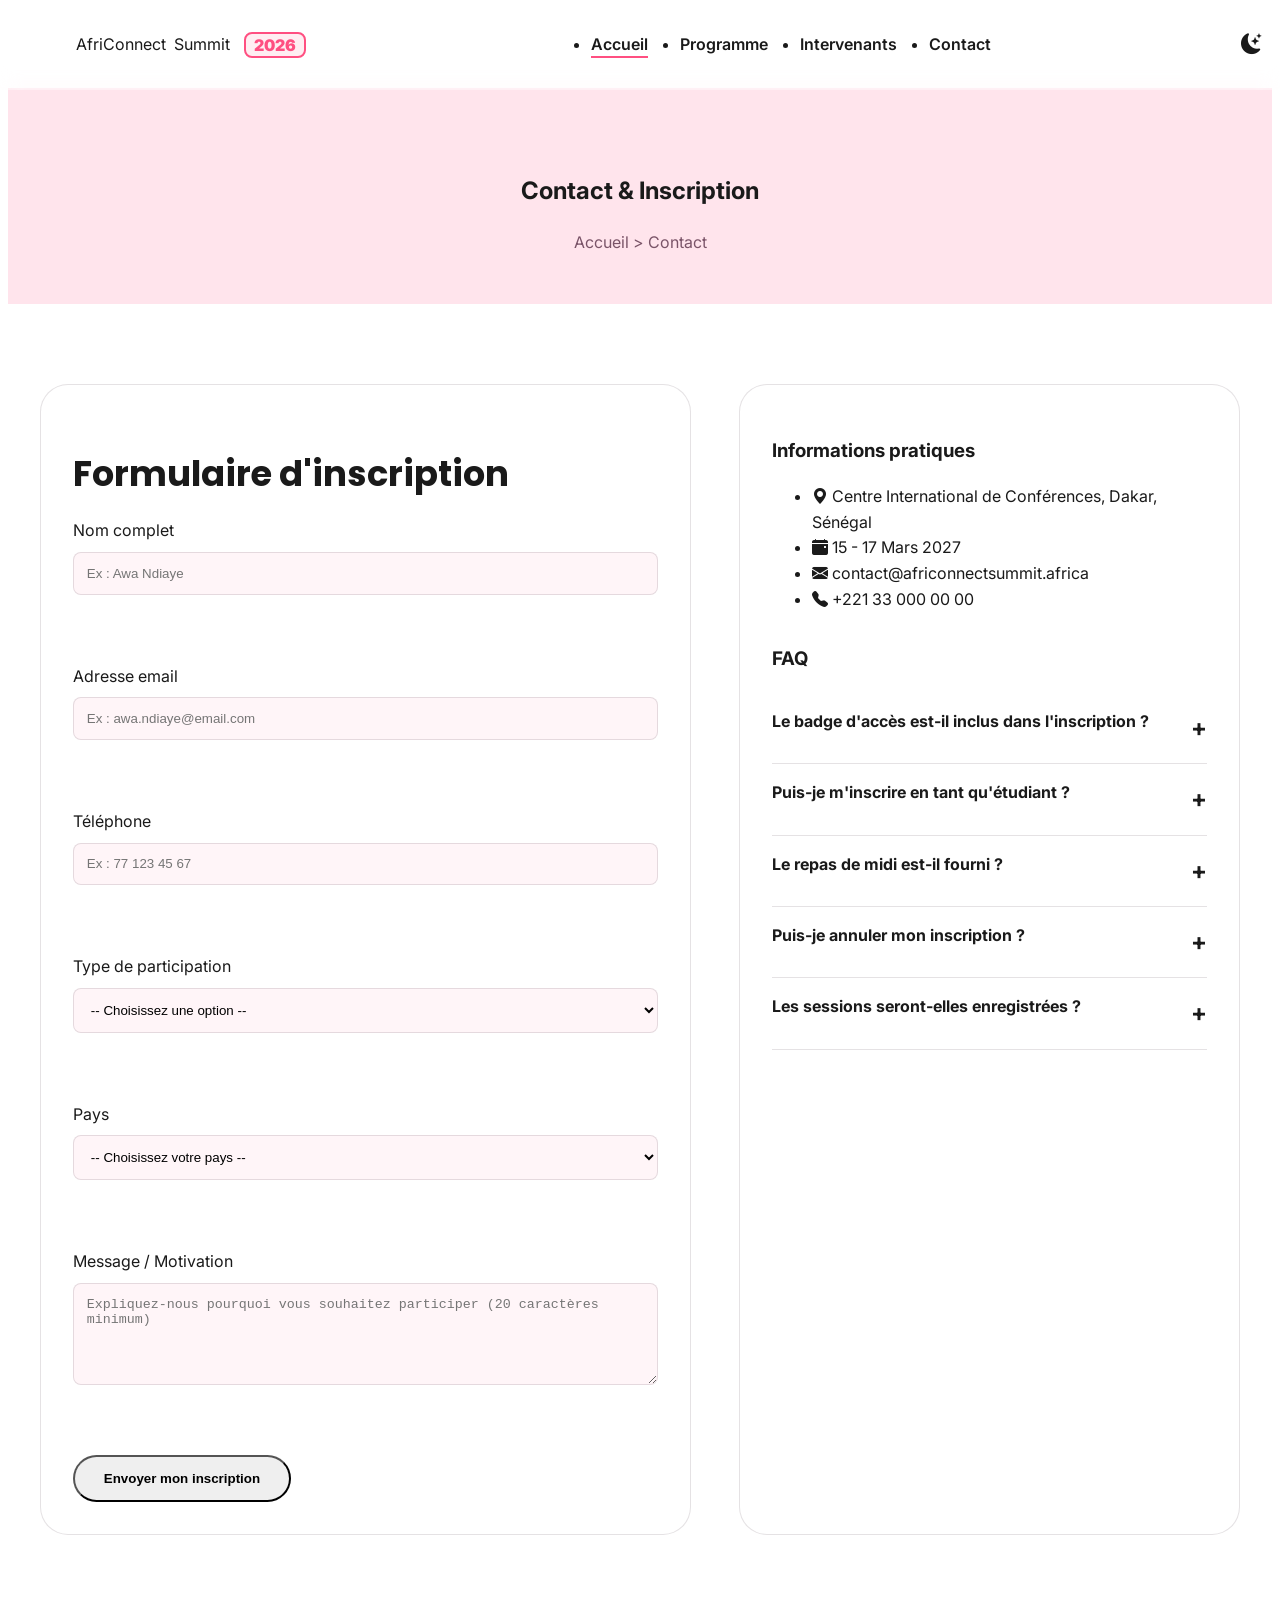
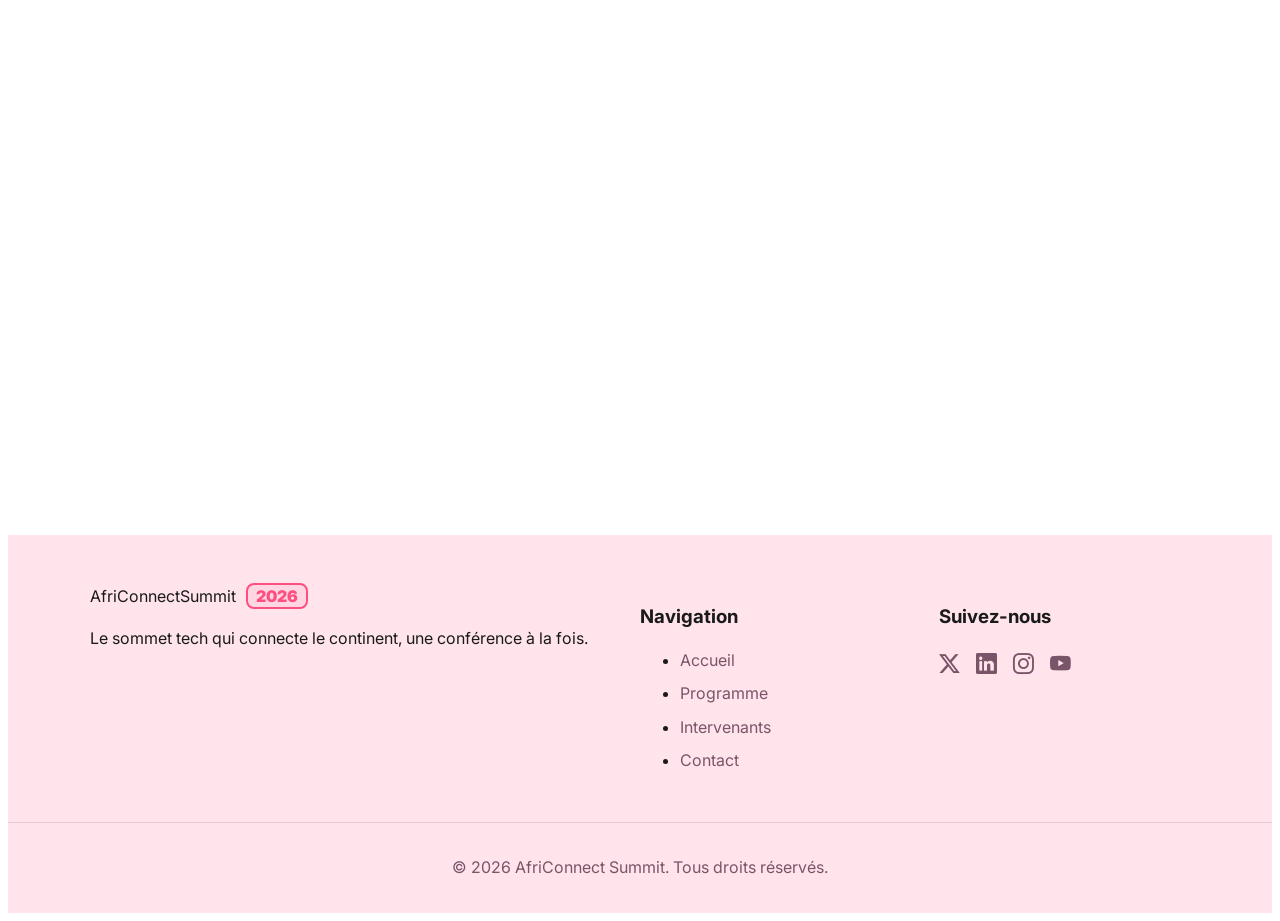
<file: contact.html>
<!DOCTYPE html>
<html lang="fr">

<head>
  <meta charset="UTF-8">
  <meta name="viewport" content="width=device-width, initial-scale=1.0">
  <title>AfriConnect Summit 2026 - Contact &amp; Inscription</title>

  <link rel="preconnect" href="https://fonts.googleapis.com">
  <link href="https://fonts.googleapis.com/css2?family=Poppins:wght@600;700&family=Inter:wght@400;500;600&display=swap"
    rel="stylesheet">
  <link rel="stylesheet" href="https://cdn.jsdelivr.net/npm/bootstrap-icons@1.11.3/font/bootstrap-icons.css">
  <link rel="stylesheet" href="css/style.css">
</head>

<body id="top">

  <!-- ============ NAVBAR ============ -->
  <header class="navbar" id="navbar">
    <nav class="navbar__inner">
      <a href="index.html" class="navbar__logo">
        <div class="logo-icon"></div> <!-- ton carré rose de gauche -->
        AfriConnect<span>Summit</span>
        <span class="logo-year">2026</span> <!-- celui qu'on ajoute -->
      </a>

      <ul class="navbar__links" id="navLinks">
        <li><a href="index.html" class="active">Accueil</a></li>
        <li><a href="programme.html">Programme</a></li>
        <li><a href="intervenants.html">Intervenants</a></li>
        <li><a href="contact.html">Contact</a></li>
      </ul>

      <div class="navbar__actions">
        <button id="themeToggle" class="theme-toggle" aria-label="Basculer le mode sombre">
          <i class="bi bi-moon-stars-fill"></i>
        </button>
        <button id="burger" class="burger" aria-label="Ouvrir le menu" aria-expanded="false">
          <span></span><span></span><span></span>
        </button>
      </div>
    </nav>
  </header>

  <main>
    <!-- ============ HERO INTERNE ============ -->
    <section class="hero-internal">
      <div class="container">
        <h1>Contact &amp; Inscription</h1>
        <p class="breadcrumb"><a href="index.html">Accueil</a> &gt; Contact</p>
      </div>
    </section>

    <!-- ============ FORMULAIRE D'INSCRIPTION ============ -->
    <section class="contact-section">
      <div class="container">
        <div id="form-success" class="form-success">
          <i class="bi bi-check-circle-fill"></i>
          Votre inscription a bien été envoyée ! Nous vous recontacterons rapidement.
        </div>

        <div class="contact-layout">
          <!-- Colonne gauche : formulaire -->
          <div class="contact-form-wrap">
            <h2 class="section-title" style="text-align:left;">Formulaire d'inscription</h2>

            <form id="registration-form" novalidate>
              <div class="form-group">
                <label for="full-name">Nom complet</label>
                <input type="text" id="full-name" name="full-name" placeholder="Ex : Awa Ndiaye">
                <p class="error-message" id="full-name-error"></p>
              </div>

              <div class="form-group">
                <label for="email">Adresse email</label>
                <input type="email" id="email" name="email" placeholder="Ex : awa.ndiaye@email.com">
                <p class="error-message" id="email-error"></p>
              </div>

              <div class="form-group">
                <label for="phone">Téléphone</label>
                <input type="tel" id="phone" name="phone" placeholder="Ex : 77 123 45 67">
                <p class="error-message" id="phone-error"></p>
              </div>

              <div class="form-group">
                <label for="participation-type">Type de participation</label>
                <select id="participation-type" name="participation-type">
                  <option value="">-- Choisissez une option --</option>
                  <option value="participant">Participant</option>
                  <option value="intervenant">Intervenant</option>
                  <option value="sponsor">Sponsor</option>
                  <option value="presse">Presse</option>
                </select>
                <p class="error-message" id="participation-type-error"></p>
              </div>

              <div class="form-group">
                <label for="country">Pays</label>
                <select id="country" name="country">
                  <option value="">-- Choisissez votre pays --</option>
                  <option value="senegal">Sénégal</option>
                  <option value="cote-ivoire">Côte d'Ivoire</option>
                  <option value="nigeria">Nigeria</option>
                  <option value="ghana">Ghana</option>
                  <option value="kenya">Kenya</option>
                  <option value="maroc">Maroc</option>
                  <option value="tunisie">Tunisie</option>
                  <option value="rwanda">Rwanda</option>
                  <option value="cameroun">Cameroun</option>
                  <option value="afrique-du-sud">Afrique du Sud</option>
                  <option value="egypte">Égypte</option>
                  <option value="mali">Mali</option>
                </select>
                <p class="error-message" id="country-error"></p>
              </div>

              <div class="form-group">
                <label for="message">Message / Motivation</label>
                <textarea id="message" name="message" rows="5"
                  placeholder="Expliquez-nous pourquoi vous souhaitez participer (20 caractères minimum)"></textarea>
                <p class="error-message" id="message-error"></p>
              </div>

              <button type="submit" class="btn btn-primary">Envoyer mon inscription</button>
            </form>
          </div>

          <!-- Colonne droite : informations -->
          <div class="contact-info">
            <h3>Informations pratiques</h3>
            <ul>
              <li><i class="bi bi-geo-alt-fill"></i> Centre International de Conférences, Dakar, Sénégal</li>
              <li><i class="bi bi-calendar-event-fill"></i> 15 - 17 Mars 2027</li>
              <li><i class="bi bi-envelope-fill"></i> contact@africonnectsummit.africa</li>
              <li><i class="bi bi-telephone-fill"></i> +221 33 000 00 00</li>
            </ul>

            <h3 style="margin-top:32px;">FAQ</h3>

            <!-- ============ FAQ ACCORDÉON CSS PUR ============ -->
            <div class="faq-list">
              <div class="faq-item">
                <input type="checkbox" id="faq1">
                <label class="faq-question" for="faq1">Le badge d'accès est-il inclus dans l'inscription ?</label>
                <div class="faq-answer">
                  <p>Oui, votre badge d'accès pour les trois jours est inclus dès la validation de votre inscription en
                    ligne.</p>
                </div>
              </div>

              <div class="faq-item">
                <input type="checkbox" id="faq2">
                <label class="faq-question" for="faq2">Puis-je m'inscrire en tant qu'étudiant ?</label>
                <div class="faq-answer">
                  <p>Oui, un tarif réduit est proposé aux étudiants sur présentation d'une carte étudiante valide.</p>
                </div>
              </div>

              <div class="faq-item">
                <input type="checkbox" id="faq3">
                <label class="faq-question" for="faq3">Le repas de midi est-il fourni ?</label>
                <div class="faq-answer">
                  <p>Un déjeuner est prévu chaque jour pour tous les participants inscrits, sur le lieu de la
                    conférence.</p>
                </div>
              </div>

              <div class="faq-item">
                <input type="checkbox" id="faq4">
                <label class="faq-question" for="faq4">Puis-je annuler mon inscription ?</label>
                <div class="faq-answer">
                  <p>Oui, toute annulation communiquée au moins 15 jours avant l'événement est intégralement remboursée.
                  </p>
                </div>
              </div>

              <div class="faq-item">
                <input type="checkbox" id="faq5">
                <label class="faq-question" for="faq5">Les sessions seront-elles enregistrées ?</label>
                <div class="faq-answer">
                  <p>La majorité des sessions seront filmées et rendues disponibles aux participants après l'événement.
                  </p>
                </div>
              </div>
            </div>
          </div>
        </div>

        <!-- ============ CARTE GOOGLE MAPS ============ -->
        <div class="map-wrap">
          <iframe src="https://www.google.com/maps?q=Dakar,Senegal&output=embed"
            title="Localisation du Centre International de Conférences de Dakar" loading="lazy" allowfullscreen>
          </iframe>
        </div>
      </div>
    </section>
  </main>

  <!-- ============ FOOTER ============ -->
  <footer class="footer">
    <div class="footer__grid">
      <div class="footer__col">
        <div class="logo-icon"></div> <!-- ton carré rose de gauche -->
        AfriConnect<span>Summit</span>
        <span class="logo-year">2026</span>
        <p>Le sommet tech qui connecte le continent, une conférence à la fois.</p>
      </div>
      <div class="footer__col">
        <h3>Navigation</h3>
        <ul>
          <li><a href="index.html">Accueil</a></li>
          <li><a href="programme.html">Programme</a></li>
          <li><a href="intervenants.html">Intervenants</a></li>
          <li><a href="contact.html">Contact</a></li>
        </ul>
      </div>
      <div class="footer__col">
        <h3>Suivez-nous</h3>
        <div class="footer__socials">
          <a href="#" aria-label="Twitter / X"><i class="bi bi-twitter-x"></i></a>
          <a href="#" aria-label="LinkedIn"><i class="bi bi-linkedin"></i></a>
          <a href="#" aria-label="Instagram"><i class="bi bi-instagram"></i></a>
          <a href="#" aria-label="YouTube"><i class="bi bi-youtube"></i></a>
        </div>
      </div>
    </div>
    <div class="footer__bottom">
      <p>&copy; <span id="year"></span> AfriConnect Summit. Tous droits réservés.</p>
      <button id="backToTop" class="back-to-top" aria-label="Retour en haut">
        <i class="bi bi-arrow-up"></i>
      </button>
    </div>
  </footer>

  <a href="#top" class="back-to-top" aria-label="Retour en haut">
    <i class="bi bi-arrow-up"></i>
  </a>

  <script src="js/main.js"></script>
</body>

</html>
</file>
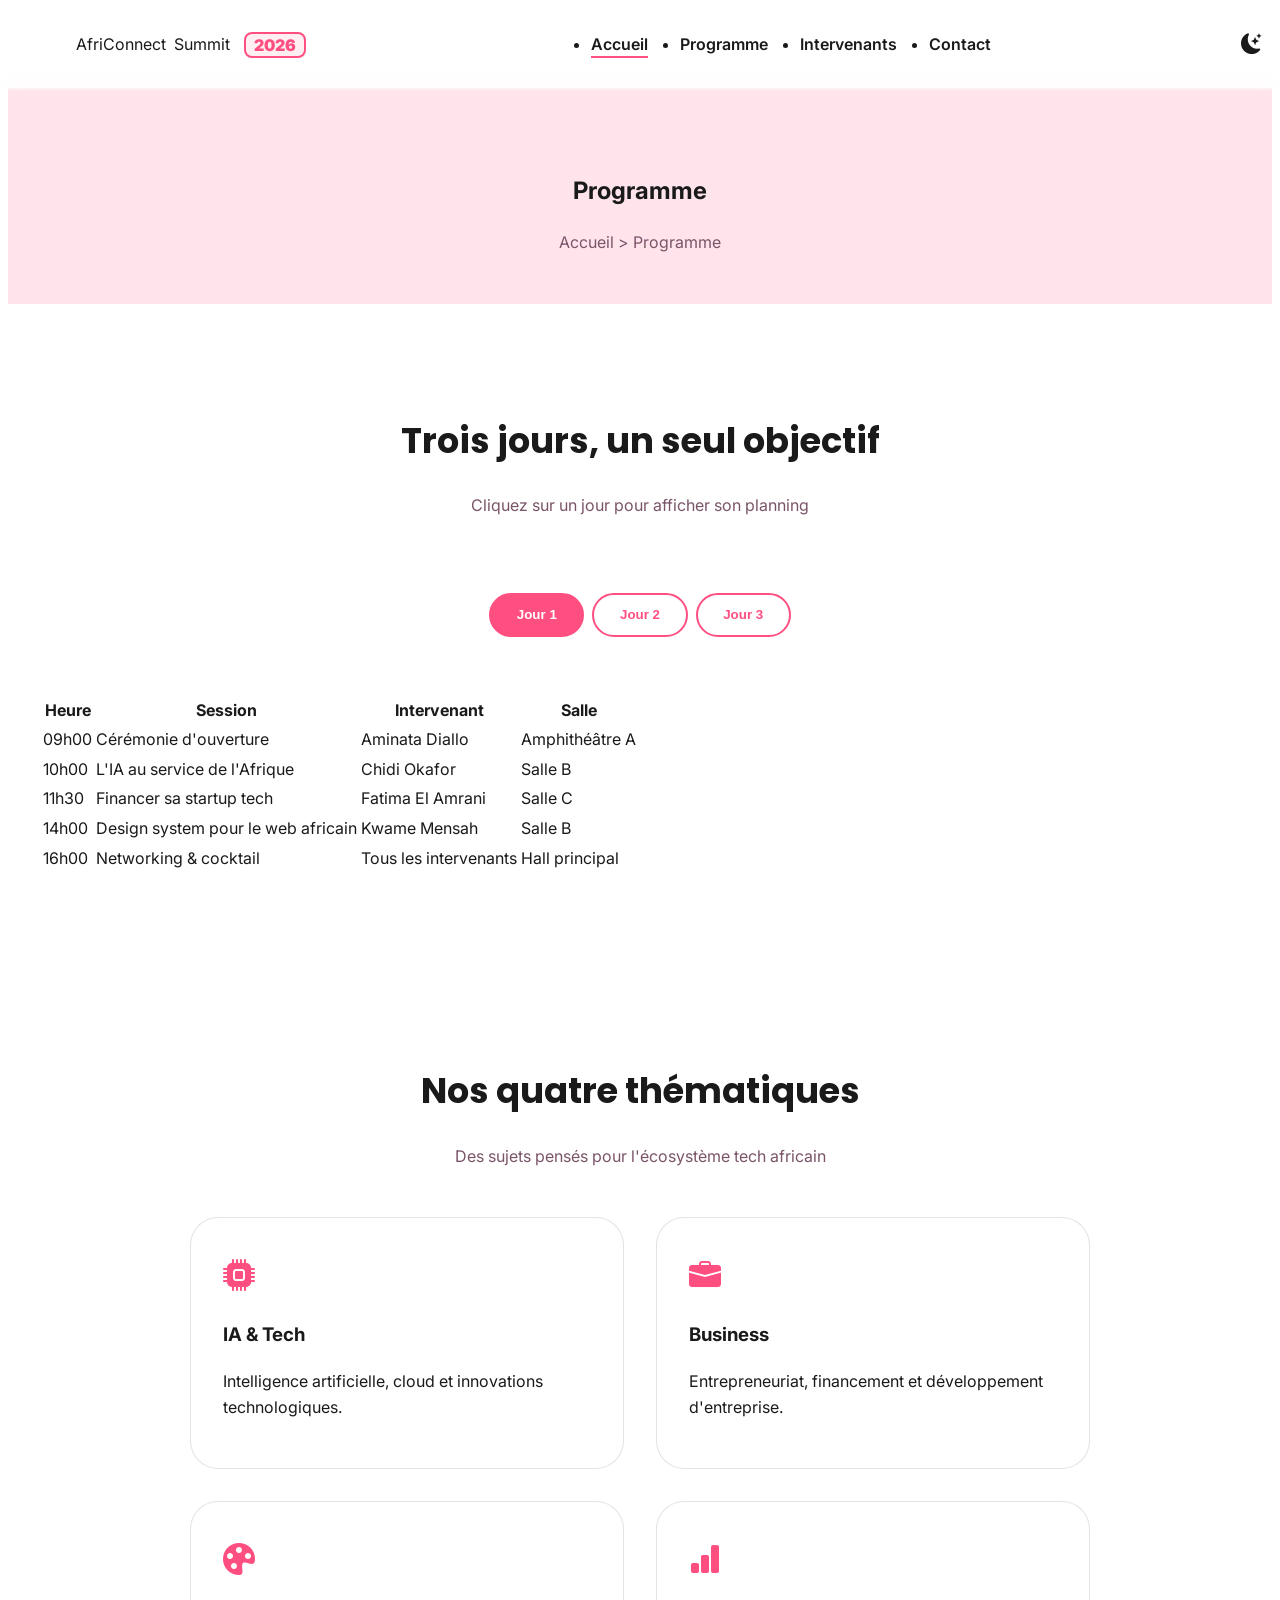
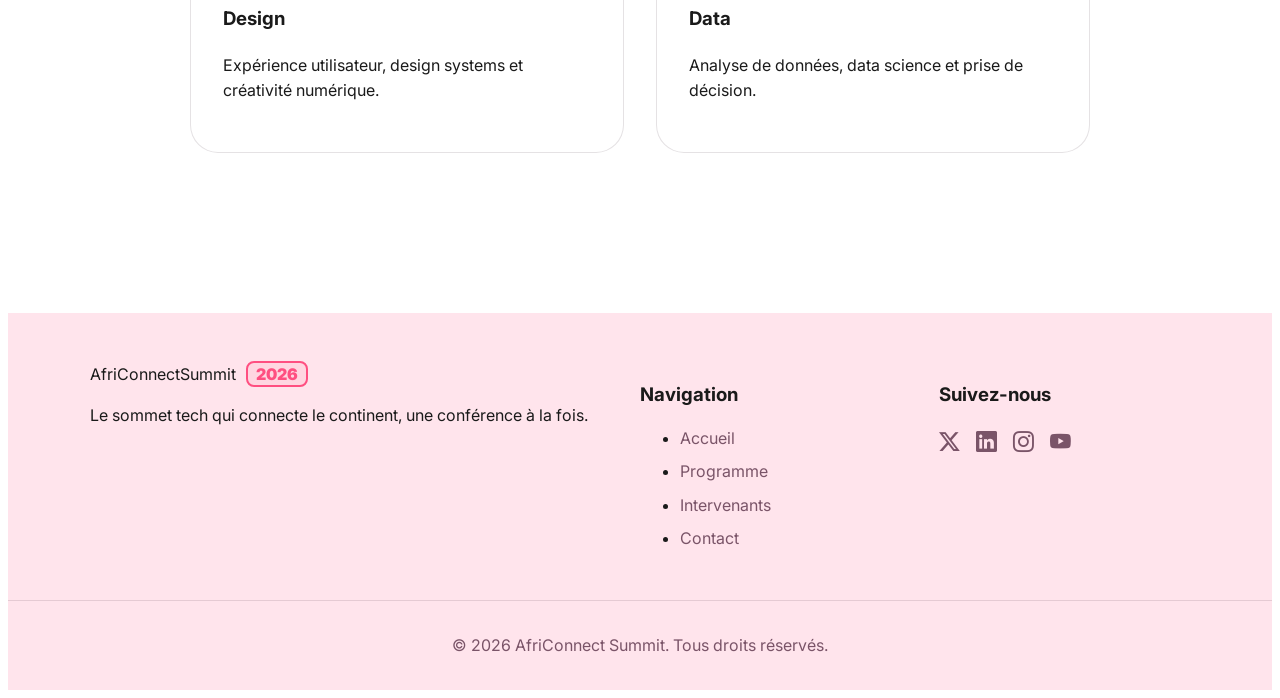
<file: programme.html>
<!DOCTYPE html>
<html lang="fr">

<head>
  <meta charset="UTF-8">
  <meta name="viewport" content="width=device-width, initial-scale=1.0">
  <title>AfriConnect Summit 2026 - Programme</title>

  <link rel="preconnect" href="https://fonts.googleapis.com">
  <link href="https://fonts.googleapis.com/css2?family=Poppins:wght@600;700&family=Inter:wght@400;500;600&display=swap"
    rel="stylesheet">
  <link rel="stylesheet" href="https://cdn.jsdelivr.net/npm/bootstrap-icons@1.11.3/font/bootstrap-icons.css">
  <link rel="stylesheet" href="css/style.css">
</head>

<body id="top">

  <!-- ============ NAVBAR ============ -->
  <header class="navbar" id="navbar">
    <nav class="navbar__inner">
      <a href="index.html" class="navbar__logo">
        <div class="logo-icon"></div> <!-- ton carré rose de gauche -->
        AfriConnect<span>Summit</span>
        <span class="logo-year">2026</span> <!-- celui qu'on ajoute -->
      </a>

      <ul class="navbar__links" id="navLinks">
        <li><a href="index.html" class="active">Accueil</a></li>
        <li><a href="programme.html">Programme</a></li>
        <li><a href="intervenants.html">Intervenants</a></li>
        <li><a href="contact.html">Contact</a></li>
      </ul>

      <div class="navbar__actions">
        <button id="themeToggle" class="theme-toggle" aria-label="Basculer le mode sombre">
          <i class="bi bi-moon-stars-fill"></i>
        </button>
        <button id="burger" class="burger" aria-label="Ouvrir le menu" aria-expanded="false">
          <span></span><span></span><span></span>
        </button>
      </div>
    </nav>
  </header>
  <main>
    <!-- ============ HERO INTERNE ============ -->
    <section class="hero-internal">
      <div class="container">
        <h1>Programme</h1>
        <p class="breadcrumb"><a href="index.html">Accueil</a> &gt; Programme</p>
      </div>
    </section>

    <!-- ============ ONGLETS DES 3 JOURS ============ -->
    <section class="schedule">
      <div class="container">
        <h2 class="section-title">Trois jours, un seul objectif</h2>
        <p class="section-subtitle">Cliquez sur un jour pour afficher son planning</p>
        <br>

        <div class="tabs">
          <button class="tab-btn active" data-tab="jour1">Jour 1</button>
          <button class="tab-btn" data-tab="jour2">Jour 2</button>
          <button class="tab-btn" data-tab="jour3">Jour 3</button>
        </div>
        <br>

        <!-- Panneau Jour 1 -->
        <div id="jour1" class="tab-panel active">
          <table class="schedule-table">
            <thead>
              <tr>
                <th>Heure</th>
                <th>Session</th>
                <th>Intervenant</th>
                <th>Salle</th>
              </tr>
            </thead>
            <tbody>
              <tr>
                <td>09h00</td>
                <td>Cérémonie d'ouverture</td>
                <td>Aminata Diallo</td>
                <td>Amphithéâtre A</td>
              </tr>
              <tr>
                <td>10h00</td>
                <td>L'IA au service de l'Afrique</td>
                <td>Chidi Okafor</td>
                <td>Salle B</td>
              </tr>
              <tr>
                <td>11h30</td>
                <td>Financer sa startup tech</td>
                <td>Fatima El Amrani</td>
                <td>Salle C</td>
              </tr>
              <tr>
                <td>14h00</td>
                <td>Design system pour le web africain</td>
                <td>Kwame Mensah</td>
                <td>Salle B</td>
              </tr>
              <tr>
                <td>16h00</td>
                <td>Networking &amp; cocktail</td>
                <td>Tous les intervenants</td>
                <td>Hall principal</td>
              </tr>
            </tbody>
          </table>
        </div>

        <!-- Panneau Jour 2 -->
        <div id="jour2" class="tab-panel">
          <table class="schedule-table">
            <thead>
              <tr>
                <th>Heure</th>
                <th>Session</th>
                <th>Intervenant</th>
                <th>Salle</th>
              </tr>
            </thead>
            <tbody>
              <tr>
                <td>09h00</td>
                <td>La data comme actif stratégique</td>
                <td>Nadia Kouyaté</td>
                <td>Amphithéâtre A</td>
              </tr>
              <tr>
                <td>10h30</td>
                <td>Cybersécurité pour les PME</td>
                <td>Samuel Osei</td>
                <td>Salle B</td>
              </tr>
              <tr>
                <td>12h00</td>
                <td>Panel : femmes dans la tech</td>
                <td>Amina Traoré</td>
                <td>Salle C</td>
              </tr>
              <tr>
                <td>14h30</td>
                <td>Construire une marque produit forte</td>
                <td>Yohannes Bekele</td>
                <td>Salle B</td>
              </tr>
              <tr>
                <td>16h30</td>
                <td>Ateliers pratiques par thématique</td>
                <td>Tous les intervenants</td>
                <td>Salles A, B, C</td>
              </tr>
            </tbody>
          </table>
        </div>

        <!-- Panneau Jour 3 -->
        <div id="jour3" class="tab-panel">
          <table class="schedule-table">
            <thead>
              <tr>
                <th>Heure</th>
                <th>Session</th>
                <th>Intervenant</th>
                <th>Salle</th>
              </tr>
            </thead>
            <tbody>
              <tr>
                <td>09h00</td>
                <td>Scaler une startup à l'international</td>
                <td>Grace Mwangi</td>
                <td>Amphithéâtre A</td>
              </tr>
              <tr>
                <td>10h30</td>
                <td>Blockchain et paiements mobiles</td>
                <td>Ibrahim Sanogo</td>
                <td>Salle B</td>
              </tr>
              <tr>
                <td>12h00</td>
                <td>Pitchs des startups finalistes</td>
                <td>Jury AfriConnect</td>
                <td>Amphithéâtre A</td>
              </tr>
              <tr>
                <td>14h00</td>
                <td>Remise des prix</td>
                <td>Aminata Diallo</td>
                <td>Amphithéâtre A</td>
              </tr>
              <tr>
                <td>15h30</td>
                <td>Clôture du sommet</td>
                <td>Organisateurs</td>
                <td>Amphithéâtre A</td>
              </tr>
            </tbody>
          </table>
        </div>
      </div>
    </section>

    <!-- ============ SECTION THÉMATIQUES ============ -->
    <section class="themes">
      <div class="container">
        <h2 class="section-title">Nos quatre thématiques</h2>
        <p class="section-subtitle">Des sujets pensés pour l'écosystème tech africain</p>

        <div class="themes-grid">
          <article class="theme-card reveal">
            <div class="theme-icon"><i class="bi bi-cpu-fill"></i></div>
            <h3>IA &amp; Tech</h3>
            <p>Intelligence artificielle, cloud et innovations technologiques.</p>
          </article>

          <article class="theme-card reveal">
            <div class="theme-icon"><i class="bi bi-briefcase-fill"></i></div>
            <h3>Business</h3>
            <p>Entrepreneuriat, financement et développement d'entreprise.</p>
          </article>

          <article class="theme-card reveal">
            <div class="theme-icon"><i class="bi bi-palette-fill"></i></div>
            <h3>Design</h3>
            <p>Expérience utilisateur, design systems et créativité numérique.</p>
          </article>

          <article class="theme-card reveal">
            <div class="theme-icon"><i class="bi bi-bar-chart-fill"></i></div>
            <h3>Data</h3>
            <p>Analyse de données, data science et prise de décision.</p>
          </article>
        </div>
      </div>
    </section>
  </main>

  <!-- ============ FOOTER ============ -->
  <footer class="footer">
    <div class="footer__grid">
      <div class="footer__col">
        <div class="logo-icon"></div> <!-- ton carré rose de gauche -->
        AfriConnect<span>Summit</span>
        <span class="logo-year">2026</span>
        <p>Le sommet tech qui connecte le continent, une conférence à la fois.</p>
      </div>
      <div class="footer__col">
        <h3>Navigation</h3>
        <ul>
          <li><a href="index.html">Accueil</a></li>
          <li><a href="programme.html">Programme</a></li>
          <li><a href="intervenants.html">Intervenants</a></li>
          <li><a href="contact.html">Contact</a></li>
        </ul>
      </div>
      <div class="footer__col">
        <h3>Suivez-nous</h3>
        <div class="footer__socials">
          <a href="#" aria-label="Twitter / X"><i class="bi bi-twitter-x"></i></a>
          <a href="#" aria-label="LinkedIn"><i class="bi bi-linkedin"></i></a>
          <a href="#" aria-label="Instagram"><i class="bi bi-instagram"></i></a>
          <a href="#" aria-label="YouTube"><i class="bi bi-youtube"></i></a>
        </div>
      </div>
    </div>
    <div class="footer__bottom">
      <p>&copy; <span id="year"></span> AfriConnect Summit. Tous droits réservés.</p>
      <button id="backToTop" class="back-to-top" aria-label="Retour en haut">
        <i class="bi bi-arrow-up"></i>
      </button>
    </div>
  </footer>

  <a href="#top" class="back-to-top" aria-label="Retour en haut">
    <i class="bi bi-arrow-up"></i>
  </a>

  <script src="js/main.js"></script>
</body>

</html>
</file>
<file: css/style.css>
/* ---------- 1. VARIABLES & THEME ---------- */
:root {
  --clr-bg: #fff5f8;
  --clr-bg-alt: #ffe4ec;
  --clr-surface: #ffffff;
  --clr-text: #2b1620;
  --clr-text-muted: #7a5468;
  --clr-primary: #ff4f81;
  --clr-primary-dark: #d6336c;
  --clr-secondary: #ff8fab;
  --clr-accent: #c9184a;
  --clr-border: rgba(43, 22, 32, 0.12);

  --font-title: "Poppins", sans-serif;
  --font-text: "Inter", sans-serif;

  --space-sm: 1rem;
  --space-md: 1.75rem;
  --space-lg: 3rem;
  --space-xl: 5rem;

  --radius-sm: 8px;
  --radius-md: 16px;
  --radius-lg: 28px;
  --shadow-sm: 0 2px 10px rgba(43, 22, 32, 0.08);
  --shadow-md: 0 10px 28px rgba(43, 22, 32, 0.14);
  --transition: 0.3s ease;
}

html {
  scroll-behavior: smooth;
}

body {
  font-family: var(--font-text);
  background-color: var(--clr-bg);
  color: var(--clr-text);
  line-height: 1.6;
  padding-top: 80px;
  /* pour ne pas que la navbar cache le contenu */
}

.container {
  max-width: 1200px;
  margin: 0 auto;
  padding: 0 var(--space-md);
}

section {
  padding: var(--space-xl) 0;
}

img {
  max-width: 100%;
  display: block;
}

a {
  text-decoration: none;
  color: inherit;
}

/* ---------- 2. ANIMATIONS ---------- */
@keyframes fadeInUp {
  from {
    opacity: 0;
    transform: translateY(30px);
  }

  to {
    opacity: 1;
    transform: translateY(0);
  }
}

@keyframes bounce {

  0%,
  20%,
  50%,
  80%,
  100% {
    transform: translateY(0);
  }

  40% {
    transform: translateY(-10px);
  }

  60% {
    transform: translateY(-5px);
  }
}

.reveal {
  animation: fadeInUp 0.8s ease both;
}

.reveal:nth-child(1) {
  animation-delay: 0.1s;
}

.reveal:nth-child(2) {
  animation-delay: 0.2s;
}

.reveal:nth-child(3) {
  animation-delay: 0.3s;
}

.reveal:nth-child(4) {
  animation-delay: 0.4s;
}

/* ---------- 3. NAVBAR ---------- */
.navbar {
  position: fixed;
  top: 0;
  left: 0;
  right: 0;
  background: rgba(255, 245, 248, 0.9);
  backdrop-filter: blur(10px);
  padding: 1rem var(--space-md);
  box-shadow: var(--shadow-sm);
  z-index: 100;
}

.navbar__inner {
  display: flex;
  align-items: center;
  justify-content: space-between;
  max-width: 1200px;
  margin: 0 auto;
}

.logo-badge {
  display: inline-flex;
  align-items: center;
  justify-content: center;
  width: 40px;
  height: 40px;
  background: var(--clr-primary);
  color: #fff;
  border-radius: 12px;
  font-weight: 800;
  font-size: 1rem;
  margin-right: 0.5rem;
  box-shadow: var(--shadow-sm);
  transition: transform var(--transition);
}

.navbar__logo:hover .logo-badge {
  transform: rotate(-5deg) scale(1.1);
}

.navbar__logo:hover .logo-badge {
  transform: rotate(-5deg) scale(1.1);
}

.navbar__logo {
  display: flex;
  align-items: center;
  gap: 0.5rem;
  position: relative;
  overflow: visible !important;
  /* empêche de cacher 2026 */
}

/* LE 2026 ROSE DE DROITE */
.logo-year {
  display: inline-block !important;
  /* on force l'affichage */
  color: var(--clr-primary);
  /* rose */
  font-size: 1rem;
  font-weight: 900;
  margin-left: 6px;
  padding: 3px 8px;
  background: rgba(255, 87, 132, 0.1);
  /* fond rose très clair */
  border: 2px solid var(--clr-primary);
  border-radius: 8px;
  line-height: 1;
}

.navbar__links {
  display: flex;
  gap: 2rem;
  font-weight: 600;
}

.navbar__links a {
  position: relative;
  padding-bottom: 4px;
  transition: color var(--transition);
}

.navbar__links a::after {
  content: "";
  position: absolute;
  left: 0;
  bottom: 0;
  width: 0;
  height: 2px;
  background: var(--clr-primary);
  transition: width var(--transition);
}

.navbar__links a:hover::after,
.navbar__links a.active::after {
  width: 100%;
}

/* ---------- 1. DARK MODE ---------- */

/* On assombrit les variables EXISTANTES au lieu d'en créer de nouvelles */
html[data-theme="dark"] {
  --clr-bg: #121212;
  --clr-bg-alt: #1e1e1e;
  --clr-surface: #1e1e1e;
  --clr-text: #f0f0f0;
  --clr-text-muted: #c9b3bd;
  --clr-border: rgba(255, 255, 255, 0.12);
}

body {
  transition: background-color 0.3s ease, color 0.3s ease;
}

.theme-toggle {
  background: none;
  border: none;
  font-size: 1.3rem;
  color: var(--clr-text);
  cursor: pointer;
  transition: color 0.3s ease, transform 0.3s ease;
}

.theme-toggle:hover {
  transform: rotate(20deg);
}

/* ---------- 4. BOUTONS ---------- */
.btn {
  display: inline-block;
  padding: 0.9rem 1.8rem;
  border-radius: 999px;
  font-weight: 700;
  transition: all var(--transition);
}

.btn--primary {
  background: var(--clr-primary);
  color: #fff;
  box-shadow: var(--shadow-sm);
}

.btn--primary:hover {
  background: var(--clr-primary-dark);
  transform: translateY(-3px);
  box-shadow: var(--shadow-md);
}

.btn--ghost {
  border: 2px solid var(--clr-primary);
  color: var(--clr-primary-dark);
}

.btn--ghost:hover {
  background: var(--clr-bg-alt);
  transform: translateY(-3px);
}


/* ---------- BOUTON RETOUR HAUT ---------- */
.back-to-top {
  position: fixed;
  bottom: 25px;
  right: 25px;
  width: 50px;
  height: 50px;
  border-radius: 50%;
  background: var(--clr-primary);
  color: #ffffff;
  display: flex;
  align-items: center;
  justify-content: center;
  font-size: 1.5rem;
  box-shadow: var(--shadow-md);
  z-index: 999;
  transition: all var(--transition);
  animation: bounce 2s infinite;
  opacity: 0;
  visibility: hidden;
  transform: translateY(20px);
}
.back-to-top.show {
  opacity: 1;
  visibility: visible;
  transform: translateY(0);
}
.back-to-top:hover {
  background: var(--clr-primary-dark);
  transform: translateY(-5px);
}


/* ---------- 5. HERO ---------- */
.hero {
  min-height: 90vh;
  display: flex;
  align-items: center;
  justify-content: center;
  text-align: center;
  background: linear-gradient(160deg, var(--clr-bg) 0%, var(--clr-bg-alt) 60%, #ffd3e0 100%);
}

.hero__title {
  font-family: var(--font-title);
  font-size: 3rem;
  animation: fadeInUp 1s ease;
}

.hero__title span {
  color: var(--clr-primary);
}

.hero__subtitle {
  color: var(--clr-text-muted);
  margin: 1rem 0 2rem;
  animation: fadeInUp 1s ease 0.2s both;
}

.hero__cta {
  display: flex;
  gap: 1rem;
  justify-content: center;
  flex-wrap: wrap;
  animation: fadeInUp 1s ease 0.4s both;
}

.countdown {
  display: flex;
  gap: 1rem;
  justify-content: center;
  flex-wrap: wrap;
  margin-top: 3rem;
  animation: fadeInUp 1s ease 0.6s both;
}

.countdown__item {
  background: var(--clr-surface);
  border: 1px solid var(--clr-border);
  border-radius: var(--radius-md);
  padding: 1rem 1.5rem;
  min-width: 90px;
  box-shadow: var(--shadow-sm);
  transition: transform var(--transition);
}

.countdown__item:hover {
  transform: translateY(-5px);
}

.countdown__value {
  font-family: var(--font-title);
  font-size: 2rem;
  font-weight: 700;
  color: var(--clr-primary-dark);
}

.countdown__label {
  font-size: 0.8rem;
  text-transform: uppercase;
  color: var(--clr-text-muted);
}

/* ---------- 6. STATS ---------- */
.stats {
  background: var(--clr-bg-alt);
}

.stats__grid {
  display: grid;
  grid-template-columns: repeat(4, 1fr);
  gap: 2rem;
  max-width: 1100px;
  margin: 0 auto;
  text-align: center;
}

.stat {
  background: var(--clr-surface);
  padding: 2rem;
  border-radius: var(--radius-md);
  box-shadow: var(--shadow-sm);
  transition: transform var(--transition);
}

.stat:hover {
  transform: translateY(-8px);
}

.stat__number {
  font-family: var(--font-title);
  font-size: 2.8rem;
  font-weight: 700;
  color: var(--clr-accent);
}

.stat__label {
  color: var(--clr-text-muted);
  font-weight: 600;
}

/* ---------- 7. POURQUOI ---------- */
.section-title {
  text-align: center;
  font-family: var(--font-title);
  font-size: 2.2rem;
  margin-bottom: 0.5rem;
}

.section-subtitle {
  text-align: center;
  color: var(--clr-text-muted);
  margin-bottom: 3rem;
}

.why__grid {
  display: flex;
  gap: 2rem;
  justify-content: center;
  flex-wrap: wrap;
}

.why__card {
  flex: 1 1 300px;
  max-width: 340px;
  background: var(--clr-surface);
  border: 1px solid var(--clr-border);
  border-radius: var(--radius-lg);
  padding: 2.5rem 2rem;
  text-align: center;
  transition: all var(--transition);
}

.why__card:hover {
  transform: translateY(-8px);
  box-shadow: var(--shadow-md);
}

.why__card i {
  font-size: 2.5rem;
  color: var(--clr-primary);
  margin-bottom: 1rem;
}

/* ---------- 8. INTERVENANTS ---------- */
/* ---------- Filtres des intervenants ---------- */
.filters {
  display: flex;
  flex-wrap: wrap;
  justify-content: center;
  gap: 0.75rem;
  margin-bottom: 2.5rem;
}

.filter-btn {
  padding: 0.7rem 1.5rem;
  border-radius: 999px;
  border: 2px solid var(--clr-primary);
  background: transparent;
  color: var(--clr-primary);
  font-weight: 600;
  cursor: pointer;
  transition: all var(--transition);
}

.filter-btn:hover {
  background: var(--clr-bg-alt);
}

.filter-btn.active {
  background: var(--clr-primary);
  color: #fff;
}
.speakers-grid,
.speakers-grid-full {
  display: grid;
  grid-template-columns: repeat(4, 1fr);
  gap: 2rem;
  max-width: 1100px;
  margin: 0 auto;
}

.speakers-grid-full {
  grid-template-columns: repeat(3, 1fr);
}

.speaker-card {
  background: var(--clr-surface);
  border-radius: var(--radius-md);
  overflow: hidden;
  text-align: center;
  border: 1px solid var(--clr-border);
  padding-bottom: 1rem;
  transition: all var(--transition);
}

.speaker-card:hover {
  transform: translateY(-8px) scale(1.02);
  box-shadow: var(--shadow-md);
}

.speaker-photo {
  width: 100%;
  aspect-ratio: 1/1;
  object-fit: cover;
}

.speaker-name {
  font-family: var(--font-title);
  margin-top: 1rem;
}

.speaker-role {
  color: var(--clr-text-muted);
  font-size: 0.9rem;
}

.speaker-country {
  color: var(--clr-accent);
  font-size: 0.8rem;
  font-weight: 700;
}

/* ---------- 9. SPONSORS ---------- */
.sponsors {
  background: var(--clr-bg-alt);
  text-align: center;
}

.sponsors__tier {
  margin-bottom: 2rem;
}

.sponsors__level {
  font-family: var(--font-title);
  color: var(--clr-primary-dark);
  font-weight: 700;
  margin-bottom: 1rem;
}

.sponsors__logos {
  display: flex;
  justify-content: center;
  flex-wrap: wrap;
  gap: 1.5rem;
}

.sponsors__logos span {
  font-weight: 700;
  color: var(--clr-text-muted);
  border: 1px solid var(--clr-border);
  border-radius: var(--radius-sm);
  padding: 1rem 1.5rem;
  transition: transform var(--transition);
}

.sponsors__logos span:hover {
  transform: scale(1.05);
}

.sponsors__logos--gold span {
  font-size: 1.3rem;
  color: var(--clr-primary-dark);
}

/* ---------- 10. PROGRAMME : ONGLETS (gérés en JavaScript) ---------- */
.tabs {
  display: flex;
  justify-content: center;
  gap: 0.5rem;
  margin-bottom: 2rem;
  flex-wrap: wrap;
}

.tab-btn {
  padding: 0.8rem 1.6rem;
  border-radius: 999px;
  border: 2px solid var(--clr-primary);
  font-weight: 700;
  background: transparent;
  color: var(--clr-primary);
  cursor: pointer;
  transition: all var(--transition);
}

.tab-btn:hover {
  background: var(--clr-bg-alt);
  transform: translateY(-2px);
}

.tab-btn.active {
  background: var(--clr-primary);
  color: #fff;
}

.tab-panel {
  display: none;
  animation: fadeInUp 0.5s ease;
}

.tab-panel.active {
  display: block;
}

/* ---------- 11. THEMES ---------- */
.themes-grid {
  display: grid;
  grid-template-columns: repeat(2, 1fr);
  gap: 2rem;
  max-width: 900px;
  margin: 0 auto;
}

.theme-card {
  background: var(--clr-surface);
  border: 1px solid var(--clr-border);
  border-radius: var(--radius-lg);
  padding: 2rem;
  transition: all var(--transition);
}

.theme-card:hover {
  transform: translateY(-6px);
  box-shadow: var(--shadow-md);
}

.theme-icon i {
  font-size: 2rem;
  color: var(--clr-primary);
}

/* ---------- 12. CONTACT & FAQ ---------- */
.hero-internal {
  padding: 4rem 0 2rem;
  background: var(--clr-bg-alt);
  text-align: center;
}

.breadcrumb {
  color: var(--clr-text-muted);
}

.breadcrumb a:hover {
  color: var(--clr-primary);
}

.contact-layout {
  display: grid;
  grid-template-columns: 1.3fr 1fr;
  gap: 3rem;
}

.contact-form-wrap,
.contact-info {
  background: var(--clr-surface);
  padding: 2rem;
  border-radius: var(--radius-lg);
  border: 1px solid var(--clr-border);
}

.form-group {
  display: flex;
  flex-direction: column;
  gap: 0.5rem;
  margin-bottom: 1rem;
}

.form-group input,
.form-group select,
.form-group textarea {
  padding: 0.8rem;
  border: 1.5px solid var(--clr-border);
  border-radius: 8px;
  background: var(--clr-bg);
  transition: border-color var(--transition);
}

.form-group input:focus {
  border-color: var(--clr-primary);
  outline: none;
}
.form-group input.invalid,
.form-group select.invalid,
.form-group textarea.invalid {
  border-color: #dc2626;
}

.form-group input.valid,
.form-group select.valid,
.form-group textarea.valid {
  border-color: #16a34a;
}

.error-message {
  color: #dc2626;
  font-size: 0.85rem;
  min-height: 18px;
}

.form-success {
  display: none;
  align-items: center;
  gap: 10px;
  background-color: #dcfce7;
  color: #166534;
  border: 1px solid #16a34a;
  border-radius: var(--radius-sm);
  padding: 1rem 1.25rem;
  margin-bottom: 1.5rem;
  font-weight: 600;
}

.form-success.show {
  display: flex;
  animation: fadeInUp 0.4s ease;
}

.faq-item {
  border-bottom: 1px solid var(--clr-border);
}

.faq-item input {
  display: none;
}

.faq-question {
  display: flex;
  justify-content: space-between;
  padding: 1rem 0;
  font-weight: 700;
  cursor: pointer;
}

.faq-question::after {
  content: '+';
  font-size: 1.5rem;
  transition: transform var(--transition);
}

.faq-item input:checked+.faq-question::after {
  transform: rotate(45deg);
}

.faq-answer {
  max-height: 0;
  overflow: hidden;
  transition: max-height 0.4s ease;
  color: var(--clr-text-muted);
}

.faq-item input:checked~.faq-answer {
  max-height: 200px;
  padding-bottom: 1rem;
}

.map-wrap iframe {
  width: 100%;
  height: 400px;
  border: 0;
  border-radius: var(--radius-lg);
  margin-top: 2rem;
}

/* ---------- 13. FOOTER ---------- */
.footer {
  background: var(--clr-bg-alt);
  padding: 3rem 0 1rem;
  margin-top: 5rem;
}

.footer__grid {
  display: grid;
  grid-template-columns: 2fr 1fr 1fr;
  gap: 3rem;
  max-width: 1100px;
  margin: 0 auto;
  padding: 0 1rem;
}

.footer__logo {
  font-family: var(--font-title);
  font-size: 1.3rem;
  font-weight: 700;
}

.footer__logo span {
  color: var(--clr-primary);
}

.footer__col h3 {
  margin-bottom: 1rem;
}

.footer__col a {
  display: block;
  margin-bottom: 0.5rem;
  color: var(--clr-text-muted);
  transition: color var(--transition);
}

.footer__col a:hover {
  color: var(--clr-primary);
}

.footer__socials {
  display: flex;
  gap: 1rem;
  font-size: 1.3rem;
}

.footer__bottom {
  text-align: center;
  margin-top: 2rem;
  padding-top: 1rem;
  border-top: 1px solid var(--clr-border);
  color: var(--clr-text-muted);
}

/* ---------- 14. RESPONSIVE ---------- */
@media (max-width: 992px) {
  .stats__grid {
    grid-template-columns: repeat(2, 1fr);
  }

  .speakers-grid {
    grid-template-columns: repeat(2, 1fr);
  }

  .speakers-grid-full {
    grid-template-columns: repeat(2, 1fr);
  }

  .contact-layout {
    grid-template-columns: 1fr;
  }
}

@media (max-width: 768px) {
  .navbar__links {
    display: none;
  }

  .hero__title {
    font-size: 2.2rem;
  }

  .stats__grid,
  .why__grid,
  .speakers-grid,
  .speakers-grid-full,
  .themes-grid,
  .footer__grid {
    grid-template-columns: 1fr;
  }

  .hero__cta {
    flex-direction: column;
    align-items: center;
  }

  section {
    padding: 3rem 0;
  }

  .back-to-top {
    width: 45px;
    height: 45px;
    bottom: 15px;
    right: 15px;
  }
}

/* ============================================================
   Dark/Light mode, navbar dynamique et burger
   ============================================================ */

/* ---------- 1. DARK MODE ---------- */

:root {
  --bg-color: #ffffff;
  --text-color: #1a1a1a;
  --navbar-bg: #ffffff;
  --card-bg: #f9f9f9;
}

/* Quand data-theme="dark" est présent sur <html>, on écrase les variables */
html[data-theme="dark"] {
  --bg-color: #121212;
  --text-color: #f0f0f0;
  --navbar-bg: #1e1e1e;
  --card-bg: #1e1e1e;
}

body {
  background-color: var(--bg-color);
  color: var(--text-color);
  transition: background-color 0.3s ease, color 0.3s ease;
}

.theme-toggle {
  background: none;
  border: none;
  font-size: 1.3rem;
  color: var(--text-color);
  cursor: pointer;
  transition: color 0.3s ease, transform 0.3s ease;
}

.theme-toggle:hover {
  transform: rotate(20deg);
}


/* ---------- 2. NAVBAR DYNAMIQUE ---------- */

.navbar {
  position: fixed;
  top: 0;
  width: 100%;
  background-color: transparent;
  box-shadow: none;
  transition: background-color 0.3s ease, box-shadow 0.3s ease, padding 0.3s ease;
  z-index: 1000;
}

/* Classe ajoutée en JS après 80px de scroll */
.navbar--scrolled {
  background-color: var(--navbar-bg);
  box-shadow: 0 2px 12px rgba(0, 0, 0, 0.1);
  padding: 8px 0;
}


/* ---------- 3. MENU HAMBURGER MOBILE ---------- */

.burger {
  display: none;
  /* caché en desktop, affiché seulement en media query mobile */
  flex-direction: column;
  justify-content: space-between;
  width: 26px;
  height: 20px;
  background: none;
  border: none;
  cursor: pointer;
}

.burger span {
  display: block;
  height: 3px;
  width: 100%;
  background-color: var(--text-color);
  border-radius: 2px;
  transition: transform 0.3s ease, opacity 0.3s ease;
}

/* Animation du burger en croix quand le menu est ouvert */
.burger--active span:nth-child(1) {
  transform: translateY(8px) rotate(45deg);
}

.burger--active span:nth-child(2) {
  opacity: 0;
}

.burger--active span:nth-child(3) {
  transform: translateY(-8px) rotate(-45deg);
}

/* Media query : le burger n'apparaît que sur mobile/tablette */
@media (max-width: 768px) {
  .burger {
    display: flex;
  }

  .navbar__links {
    position: fixed;
    top: 70px;
    left: 0;
    width: 100%;
    flex-direction: column;
    align-items: center;
    background-color: var(--navbar-bg);
    gap: 20px;
    padding: 30px 0;
    transform: translateY(-150%);
    opacity: 0;
    transition: transform 0.3s ease, opacity 0.3s ease;
  }

  /* Classe ajoutée en JS quand on clique sur le burger */
  .navbar__links.navLinks--open {
    transform: translateY(0);
    opacity: 1;
  }
}
/* 1. Icônes "Pourquoi participer" dans un cercle rose (plus pro que l'icône seule) */
.why__card i {
  display: inline-flex;
  align-items: center;
  justify-content: center;
  width: 64px;
  height: 64px;
  border-radius: 50%;
  background: var(--clr-bg-alt);
  font-size: 1.8rem;
  margin-bottom: 1rem;
}

/* 2. Petit zoom doux sur les photos d'intervenants au survol */
.speaker-photo {
  transition: transform 0.4s ease;
}
.speaker-card:hover .speaker-photo {
  transform: scale(1.06);
}

/* 3. Ombre plus douce sur les boutons principaux au survol */
.btn--primary:hover,
.btn-primary:hover {
  box-shadow: 0 8px 20px rgba(255, 79, 129, 0.35);
}

/* 4. Petit espace visuel entre le titre de section et son soulignement discret */
.section-title {
  position: relative;
  padding-bottom: 0.5rem;
}

/* 5. Sélection de texte personnalisée (petit détail qui fait "fini") */
::selection {
  background: var(--clr-primary);
  color: #fff;
}

/* 6. Scrollbar rose discrète (Chrome/Edge) */
::-webkit-scrollbar {
  width: 10px;
}
::-webkit-scrollbar-track {
  background: var(--clr-bg-alt);
}
::-webkit-scrollbar-thumb {
  background: var(--clr-primary);
  border-radius: 10px;
}
</file>
